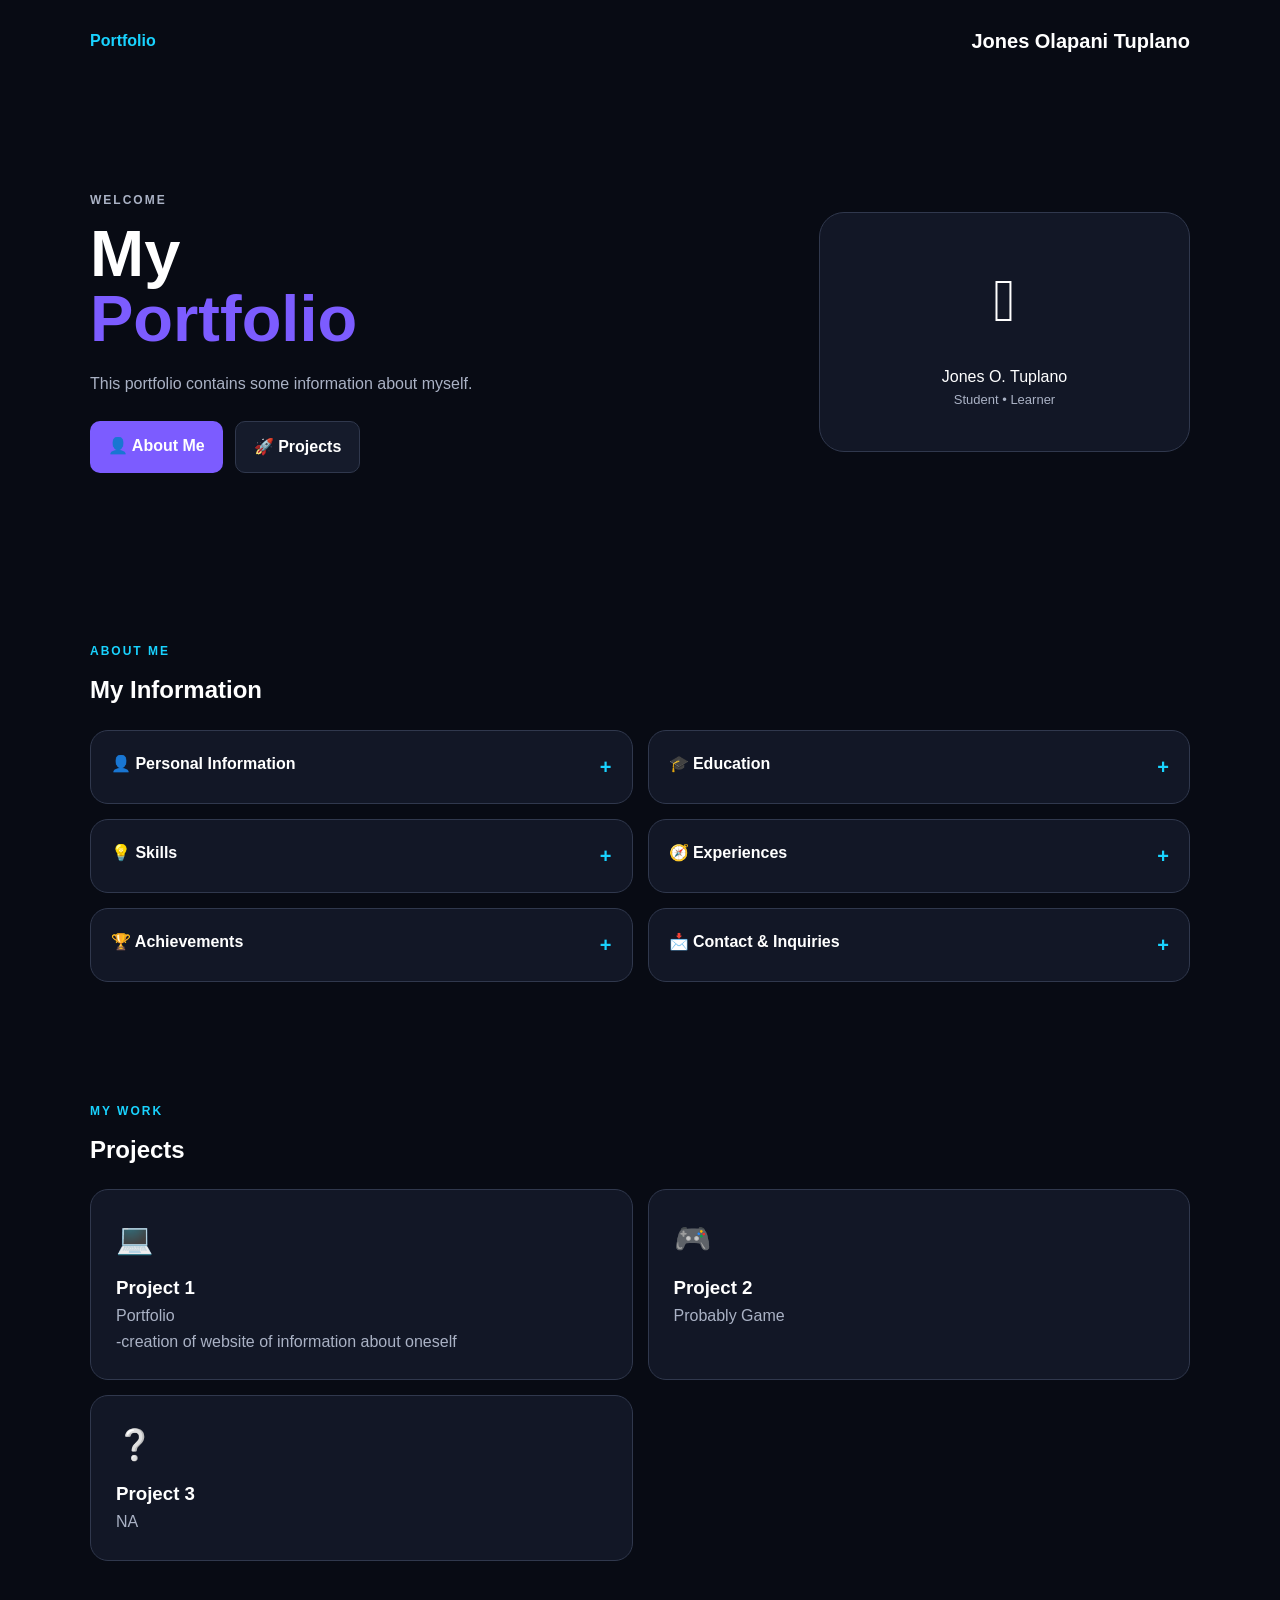
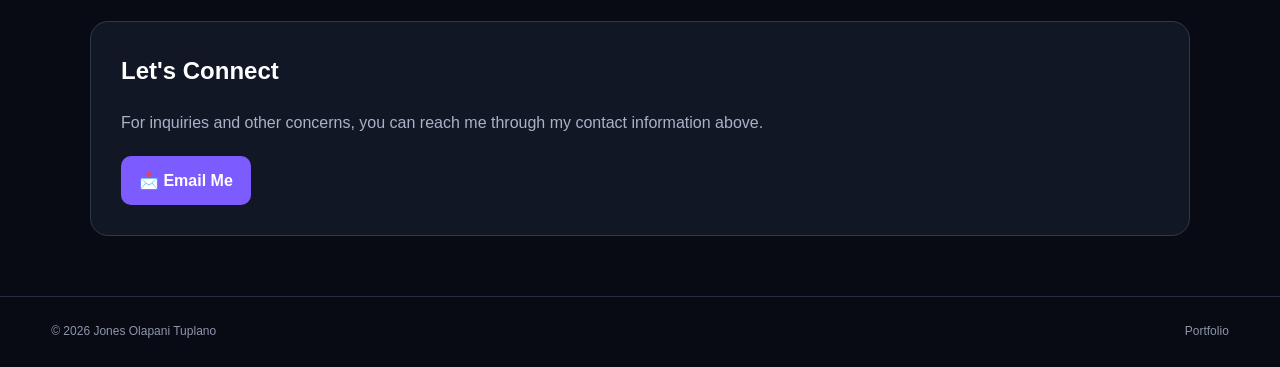
<file: index.html>
<!DOCTYPE html>
<html lang="en">
<head>
    <meta charset="UTF-8">
    <meta name="viewport" content="width=device-width, initial-scale=1.0">
    <title>Jones Olapani Tuplano - Portfolio</title>
    <link rel="stylesheet" href="style.css">
</head>
<body>

<header>
    <div class="logo"> Portfolio</div>
    <h1>Jones Olapani Tuplano</h1>
</header>

<main>

    <section class="hero">
        <div>
            <p class="label">WELCOME</p>
            <h2>My <span>Portfolio</span></h2>
            <p>This portfolio contains some information about myself.</p>

            <div class="buttons">
                <a href="#about">👤 About Me</a>
                <a href="#projects" class="secondary">🚀 Projects</a>
            </div>
        </div>

        <div class="profile">
            <div class="profile-icon">🫪</div>
            </h3>Jones O. Tuplano</h3>
            <p>Student • Learner</p>
        </div>
    </section>

    <section id="about">
        <p class="label">ABOUT ME</p>
        <h2>My Information</h2>

        <div class="info-grid">

            <details class="info-box">
                <summary>👤 Personal Information <span>+</span></summary>
                <div class="content">
                    <p><b>Full Name:</b> Jones Olapani Tuplano</p>
                    <p><b>Address:</b> Burgos, Viga, Catanduanes</p>
                    <p><b>Birthday:</b> February 1, 2007</p>
                    <p><b>Sex:</b> Male</p>
                    <p><b>Age:</b> 19 Years Old</p>
                </div>
            </details>

            <details class="info-box">
                <summary>🎓 Education <span>+</span></summary>
                <div class="content">
                    <p><b>School:</b> Catanduanes State University</p>
                    <p><b>School Address:</b> Calatagan Proper, Virac</p>
                    <p><b>Course:</b> Bachelor of Science in Computer Science</p>
                    <p><b>Year Level:</b> 2nd Year</p>
                </div>
            </details>

            <details class="info-box">
                <summary>💡 Skills <span>+</span></summary>
                <div class="content">
                    <p>• C</p>
                    <p>• C++</p>
                    <p>• Object Oriented Programming</p>
                    
                </div>
            </details>

            <details class="info-box">
                <summary>🧭 Experiences <span>+</span></summary>
                <div class="content">
                    <p>🏍️ Motorcycle crash</p>
                    <p>👔 Worked at Municipal Office</p>
                </div>
            </details>

            <details class="info-box">
                <summary>🏆 Achievements <span>+</span></summary>
                <div class="content">
                    <p>🏆 Passed 1st Year in BSCS</p>
                    <p>⭐ Game achievements</p>
                </div>
            </details>

            <details class="info-box">
                <summary>📩 Contact & Inquiries <span>+</span></summary>
                <div class="content">
                    <p><b>Email:</b> jonestuplano8@gmail.com</p>
                    <p><b>Phone:</b> 09074525924</p>
                    <p><b>Facebook:</b> Jones O. Tuplano</p>
                    <p><b>Location:</b> Varies everyday</p>
                    <p>For inquiries, projects, collaborations, or questions, feel free to contact me.</p>
                </div>
            </details>

        </div>
    </section>

    <section id="projects">
        <p class="label">MY WORK</p>
        <h2>Projects</h2>

        <div class="projects">
            <div class="project">
                <div>💻</div>
                <h3>Project 1</h3>
                <p>Portfolio</p>
                <p>-creation of website of information about oneself</p>
            </div>

            <div class="project">
                <div>🎮</div>
                <h3>Project 2</h3>
                <p>Probably Game</p>
            </div>

            <div class="project">
                <div>❔</div>
                <h3>Project 3</h3>
                <p>NA</p>
            </div>
        </div>
    </section>

    <section class="contact">
        <h2>Let's Connect</h2>
        <p>For inquiries and other concerns, you can reach me through my contact information above.</p>
        <a href="mailto:jonestuplano8@gmail.com">📩 Email Me</a>
    </section>

</main>

<footer>
    <p>© 2026 Jones Olapani Tuplano</p>
    <p>Portfolio</p>
</footer>

</body>
                        </html>
</file>
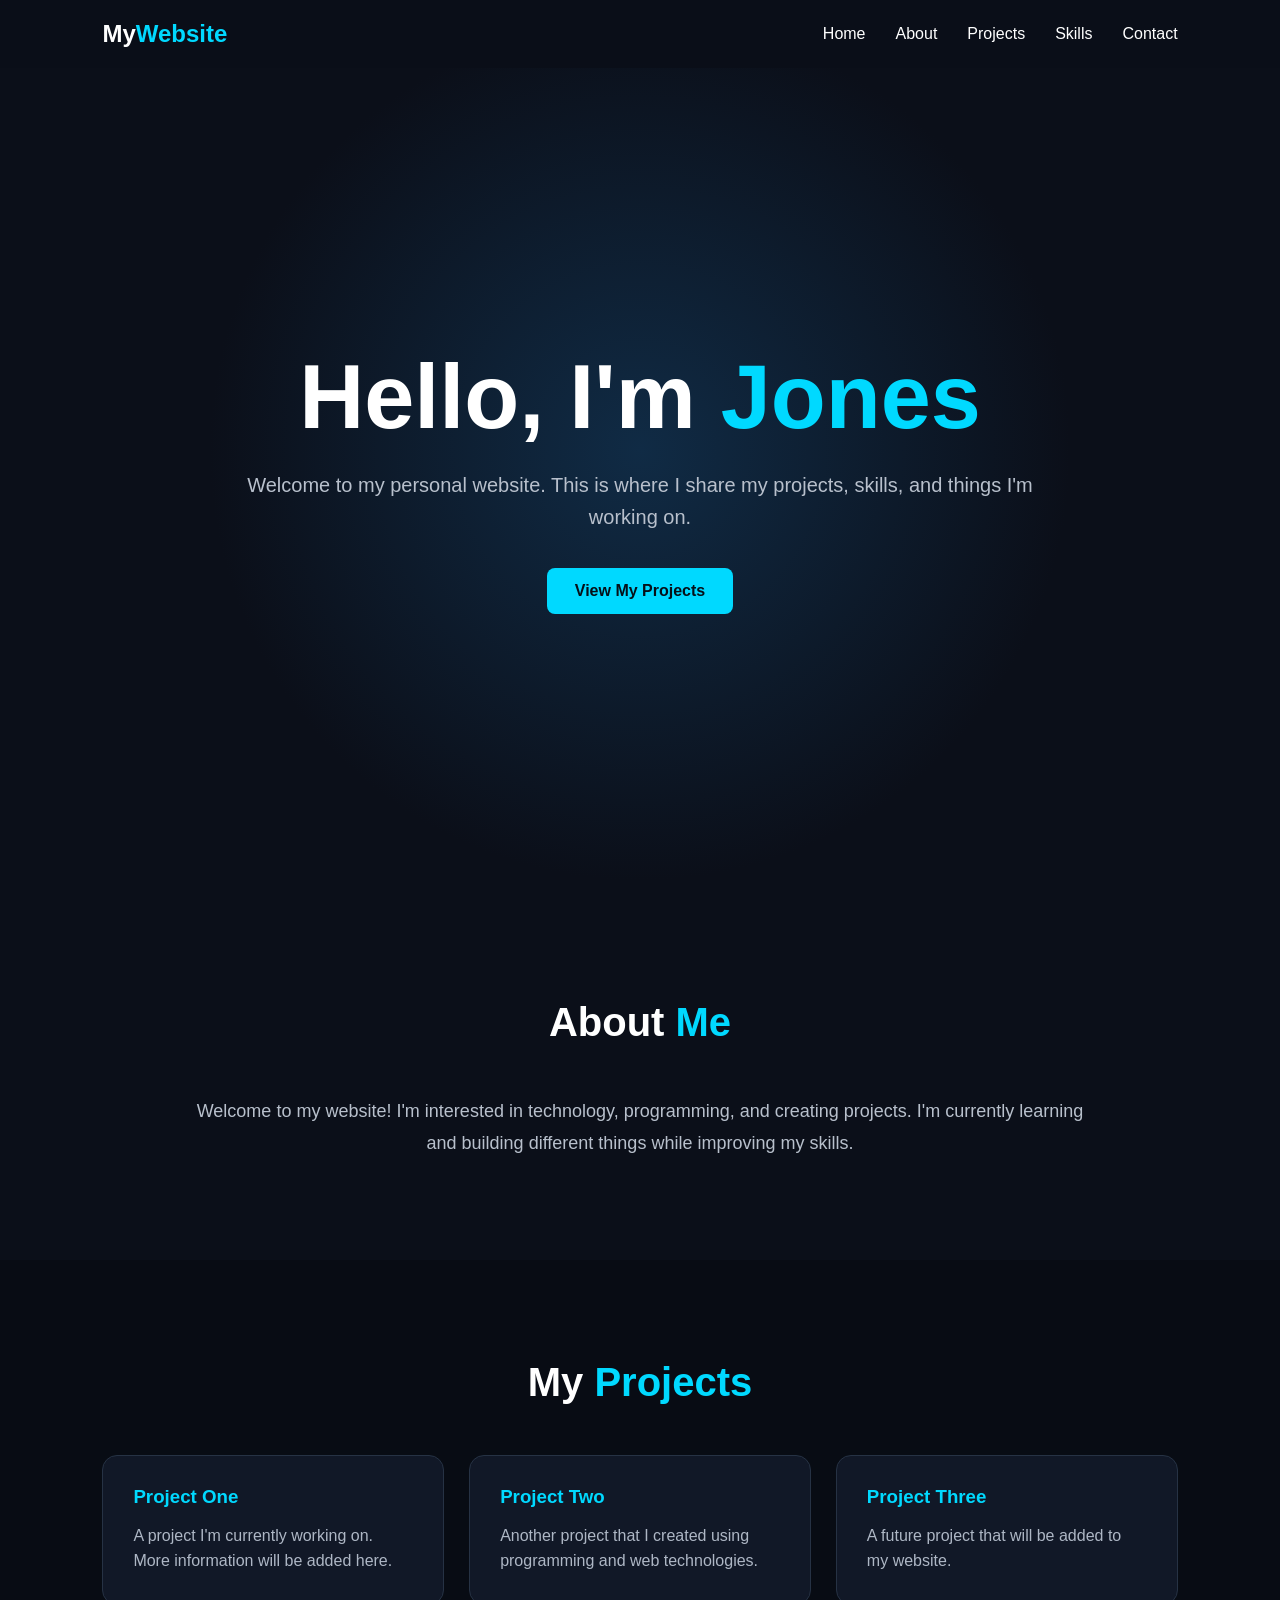
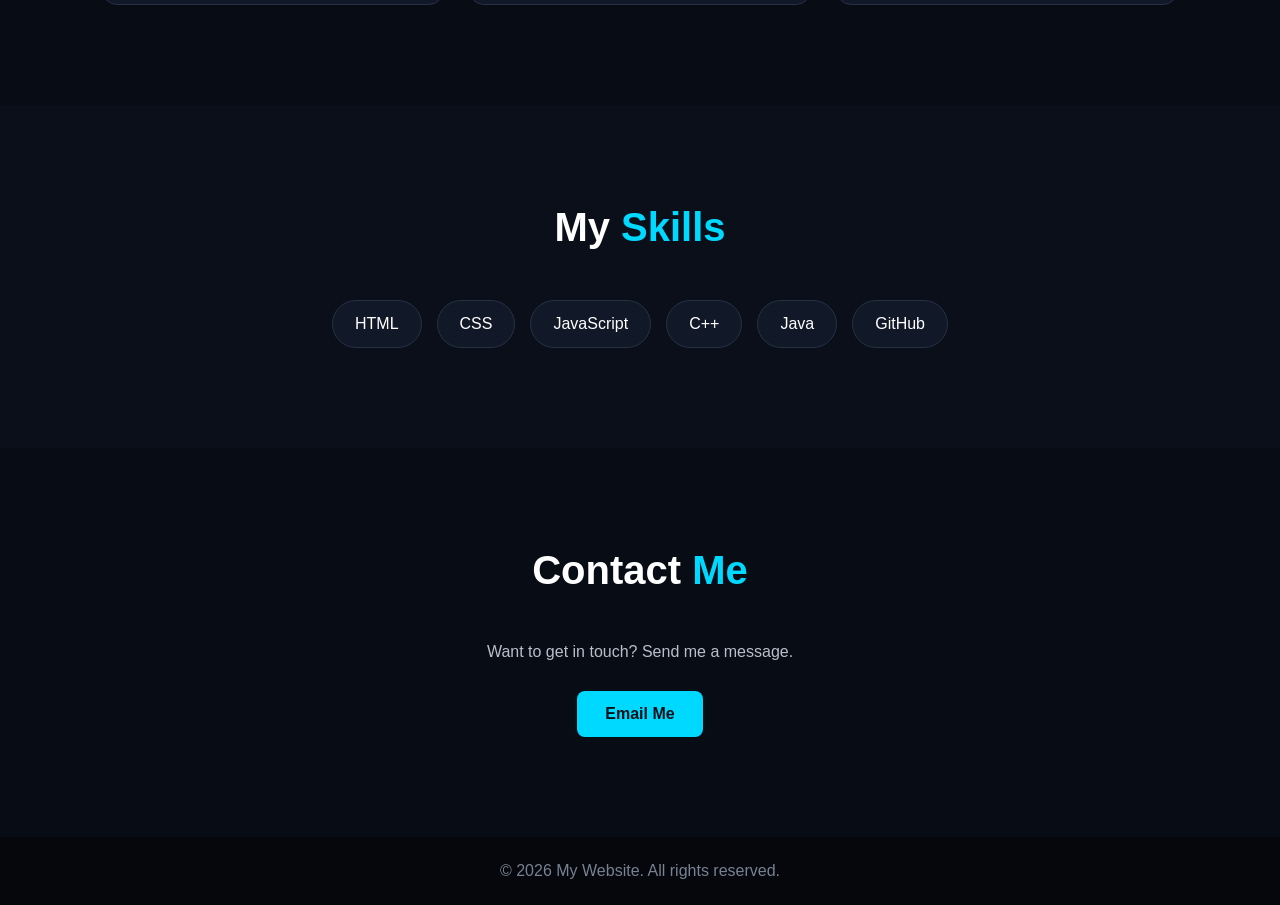
<file: website.html>
<!DOCTYPE html>
<html lang="en">
<head>
    <meta charset="UTF-8">
    <meta name="viewport" content="width=device-width, initial-scale=1.0">

    <title>My Website</title>

    <style>
        * {
            margin: 0;
            padding: 0;
            box-sizing: border-box;
            scroll-behavior: smooth;
        }

        body {
            font-family: Arial, sans-serif;
            background: #0b0f19;
            color: white;
        }

        /* NAVIGATION */
        nav {
            position: fixed;
            top: 0;
            width: 100%;
            padding: 20px 8%;
            display: flex;
            justify-content: space-between;
            align-items: center;
            background: rgba(11, 15, 25, 0.9);
            backdrop-filter: blur(10px);
            z-index: 1000;
        }

        .logo {
            font-size: 24px;
            font-weight: bold;
        }

        .logo span {
            color: #00d9ff;
        }

        nav ul {
            display: flex;
            list-style: none;
            gap: 30px;
        }

        nav a {
            color: white;
            text-decoration: none;
            transition: 0.3s;
        }

        nav a:hover {
            color: #00d9ff;
        }

        /* HERO */
        .hero {
            min-height: 100vh;
            display: flex;
            justify-content: center;
            align-items: center;
            text-align: center;
            padding: 100px 20px 40px;
            background:
                radial-gradient(circle at center, #102b45 0%, #0b0f19 55%);
        }

        .hero-content {
            max-width: 800px;
        }

        .hero h1 {
            font-size: clamp(45px, 8vw, 90px);
            margin-bottom: 20px;
        }

        .hero h1 span {
            color: #00d9ff;
        }

        .hero p {
            font-size: 20px;
            color: #b8c0cc;
            line-height: 1.6;
            margin-bottom: 35px;
        }

        .button {
            display: inline-block;
            padding: 14px 28px;
            background: #00d9ff;
            color: #061018;
            text-decoration: none;
            border-radius: 8px;
            font-weight: bold;
            transition: 0.3s;
        }

        .button:hover {
            transform: translateY(-4px);
            box-shadow: 0 10px 30px rgba(0, 217, 255, 0.3);
        }

        /* SECTIONS */
        section {
            padding: 100px 8%;
        }

        .section-title {
            text-align: center;
            font-size: 40px;
            margin-bottom: 50px;
        }

        .section-title span {
            color: #00d9ff;
        }

        /* ABOUT */
        .about {
            max-width: 900px;
            margin: auto;
            text-align: center;
        }

        .about p {
            color: #b8c0cc;
            line-height: 1.8;
            font-size: 18px;
        }

        /* PROJECTS */
        .projects {
            background: #080c14;
        }

        .project-grid {
            display: grid;
            grid-template-columns: repeat(auto-fit, minmax(250px, 1fr));
            gap: 25px;
            max-width: 1100px;
            margin: auto;
        }

        .project-card {
            padding: 30px;
            background: #111827;
            border: 1px solid #263244;
            border-radius: 15px;
            transition: 0.3s;
        }

        .project-card:hover {
            transform: translateY(-8px);
            border-color: #00d9ff;
        }

        .project-card h3 {
            margin-bottom: 15px;
            color: #00d9ff;
        }

        .project-card p {
            color: #aeb7c5;
            line-height: 1.6;
        }

        /* SKILLS */
        .skills-container {
            max-width: 900px;
            margin: auto;
            display: flex;
            justify-content: center;
            flex-wrap: wrap;
            gap: 15px;
        }

        .skill {
            padding: 14px 22px;
            border: 1px solid #263244;
            border-radius: 30px;
            background: #111827;
            transition: 0.3s;
        }

        .skill:hover {
            background: #00d9ff;
            color: #061018;
        }

        /* CONTACT */
        .contact {
            text-align: center;
            background: #080c14;
        }

        .contact p {
            color: #b8c0cc;
            margin-bottom: 30px;
        }

        /* FOOTER */
        footer {
            text-align: center;
            padding: 25px;
            background: #05070c;
            color: #788292;
        }

        /* MOBILE */
        @media (max-width: 700px) {
            nav {
                padding: 18px 5%;
            }

            nav ul {
                gap: 12px;
                font-size: 14px;
            }

            section {
                padding: 80px 5%;
            }

            .hero p {
                font-size: 17px;
            }
        }
    </style>
</head>

<body>

    <!-- NAVIGATION -->
    <nav>
        <div class="logo">My<span>Website</span></div>

        <ul>
            <li><a href="#home">Home</a></li>
            <li><a href="#about">About</a></li>
            <li><a href="#projects">Projects</a></li>
            <li><a href="#skills">Skills</a></li>
            <li><a href="#contact">Contact</a></li>
        </ul>
    </nav>


    <!-- HOME -->
    <section class="hero" id="home">
        <div class="hero-content">

            <h1>Hello, I'm <span>Jones</span></h1>

            <p>
                Welcome to my personal website.
                This is where I share my projects,
                skills, and things I'm working on.
            </p>

            <a href="#projects" class="button">
                View My Projects
            </a>

        </div>
    </section>


    <!-- ABOUT -->
    <section id="about">

        <h2 class="section-title">
            About <span>Me</span>
        </h2>

        <div class="about">

            <p>
                Welcome to my website! I'm interested in technology,
                programming, and creating projects. I'm currently
                learning and building different things while improving
                my skills.
            </p>

        </div>

    </section>


    <!-- PROJECTS -->
    <section class="projects" id="projects">

        <h2 class="section-title">
            My <span>Projects</span>
        </h2>

        <div class="project-grid">

            <div class="project-card">
                <h3>Project One</h3>
                <p>
                    A project I'm currently working on.
                    More information will be added here.
                </p>
            </div>

            <div class="project-card">
                <h3>Project Two</h3>
                <p>
                    Another project that I created
                    using programming and web technologies.
                </p>
            </div>

            <div class="project-card">
                <h3>Project Three</h3>
                <p>
                    A future project that will be
                    added to my website.
                </p>
            </div>

        </div>

    </section>


    <!-- SKILLS -->
    <section id="skills">

        <h2 class="section-title">
            My <span>Skills</span>
        </h2>

        <div class="skills-container">

            <div class="skill">HTML</div>
            <div class="skill">CSS</div>
            <div class="skill">JavaScript</div>
            <div class="skill">C++</div>
            <div class="skill">Java</div>
            <div class="skill">GitHub</div>

        </div>

    </section>


    <!-- CONTACT -->
    <section class="contact" id="contact">

        <h2 class="section-title">
            Contact <span>Me</span>
        </h2>

        <p>
            Want to get in touch? Send me a message.
        </p>

        <a href="mailto:your@email.com" class="button">
            Email Me
        </a>

    </section>


    <!-- FOOTER -->
    <footer>
        <p>© 2026 My Website. All rights reserved.</p>
    </footer>

</body>
</html>
</file>
<file: style.css>
* {
    margin: 0;
    padding: 0;
    box-sizing: border-box;
}

html {
    scroll-behavior: smooth;
}

body {
    font-family: Arial, sans-serif;
    background: #080b14;
    color: white;
    line-height: 1.6;
}

header, main {
    width: 92%;
    max-width: 1100px;
    margin: auto;
}

header {
    padding: 25px 0;
    display: flex;
    justify-content: space-between;
    align-items: center;
}

.logo {
    color: #19d3ff;
    font-weight: bold;
}

header h1 {
    font-size: 20px;
}

.hero {
    min-height: 500px;
    display: grid;
    grid-template-columns: 1.3fr .7fr;
    gap: 40px;
    align-items: center;
}

.label {
    color: #19d3ff;
    font-size: 12px;
    font-weight: bold;
    letter-spacing: 2px;
    margin-bottom: 10px;
}

h2 {
    margin-bottom: 20px;
}

.hero h2 {
    font-size: 65px;
    line-height: 1;
}

.hero h2 span {
    display: block;
    color: #7c5cff;
}

.hero p {
    color: #aab2c5;
    max-width: 550px;
}

.buttons {
    margin-top: 25px;
    display: flex;
    gap: 12px;
}

a {
    text-decoration: none;
}

.buttons a,
.contact a {
    display: inline-block;
    padding: 12px 18px;
    border-radius: 10px;
    background: #7c5cff;
    color: white;
    font-weight: bold;
}

.buttons .secondary {
    background: #151b2b;
    border: 1px solid #30384d;
}

.profile {
    background: #121726;
    border: 1px solid #30384d;
    border-radius: 25px;
    padding: 40px 20px;
    text-align: center;
}

.profile-icon {
    font-size: 60px;
    margin-bottom: 15px;
}

.profile p {
    color: #aab2c5;
    font-size: 13px;
}

section {
    padding: 60px 0;
}

.info-grid,
.projects {
    display: grid;
    grid-template-columns: repeat(2, 1fr);
    gap: 15px;
}

.info-box,
.project,
.contact {
    background: #121726;
    border: 1px solid #30384d;
    border-radius: 18px;
}

.info-box summary {
    cursor: pointer;
    padding: 20px;
    font-weight: bold;
    list-style: none;
    display: flex;
    justify-content: space-between;
}

.info-box summary::-webkit-details-marker {
    display: none;
}

.info-box summary span {
    font-size: 20px;
    color: #19d3ff;
}

.content {
    padding: 0 20px 20px;
}

.content p {
    padding: 9px 0;
    border-bottom: 1px solid #252c3d;
    color: #aab2c5;
}

.content p:last-child {
    border-bottom: none;
}

.content b {
    color: white;
}

.project {
    padding: 25px;
}

.project div {
    font-size: 30px;
    margin-bottom: 10px;
}

.project p {
    color: #aab2c5;
}

.contact {
    padding: 30px;
    margin-bottom: 60px;
}

.contact p {
    color: #aab2c5;
    margin-bottom: 20px;
}

footer {
    border-top: 1px solid #252c3d;
    padding: 25px 4%;
    display: flex;
    justify-content: space-between;
    color: #8e96aa;
    font-size: 12px;
}

@media (max-width: 750px) {
    header {
        display: block;
        text-align: center;
    }

    header h1 {
        margin-top: 8px;
    }

    .hero {
        grid-template-columns: 1fr;
        padding-top: 40px;
    }

    .hero h2 {
        font-size: 48px;
    }

    .info-grid,
    .projects {
        grid-template-columns: 1fr;
    }

    footer {
        display: block;
        text-align: center;
    }
}
</file>
